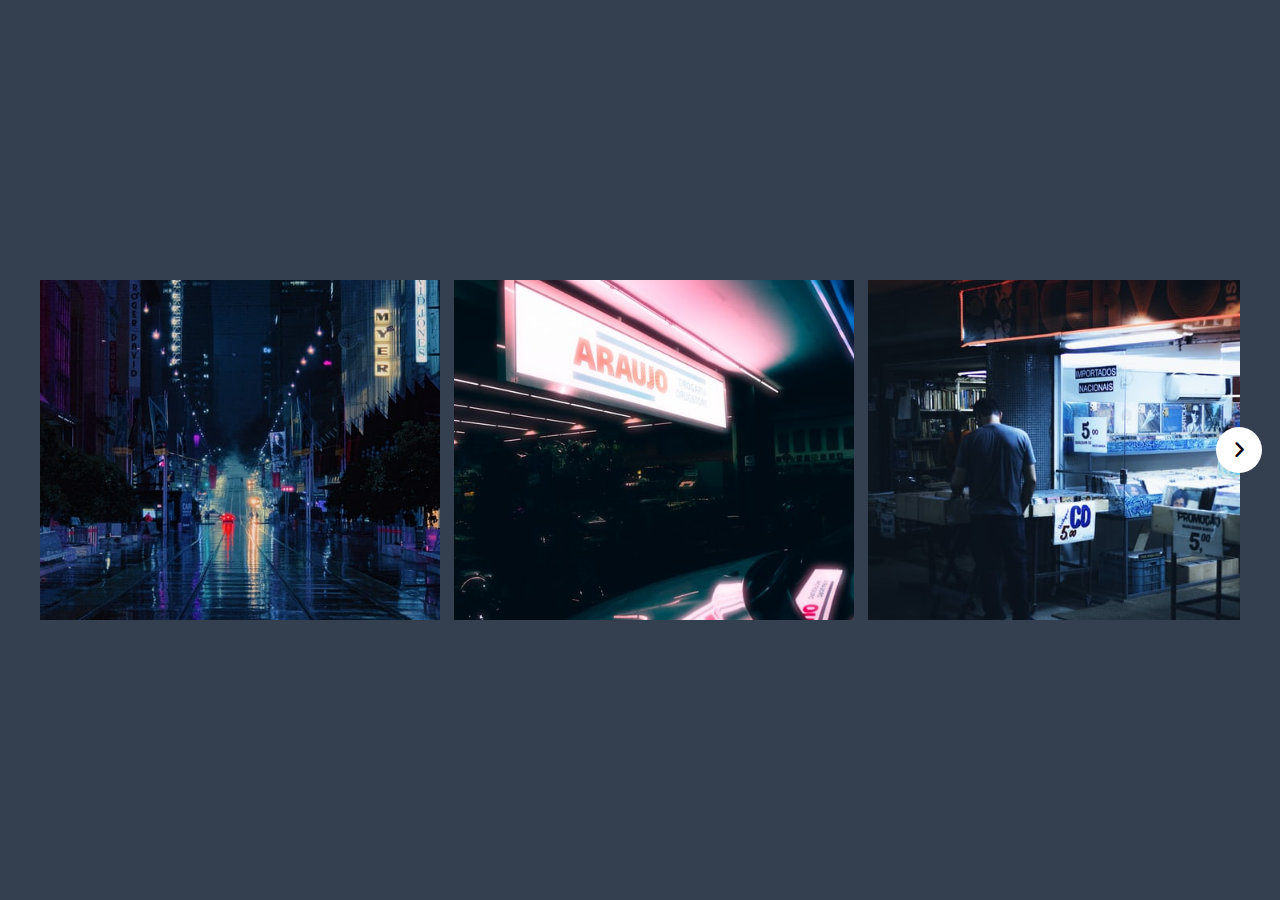
<file: drag_image_slider/index.html>
<!DOCTYPE html>
<html lang="en">
<head>
    <meta charset="UTF-8">
    <meta http-equiv="X-UA-Compatible" content="IE=edge">
    <meta name="viewport" content="width=device-width, initial-scale=1.0">
    <link rel="stylesheet" href="style.css">
    <link rel="stylesheet" href="https://cdnjs.cloudflare.com/ajax/libs/font-awesome/6.2.1/css/all.min.css">
    <script src="script.js" defer></script>
    <title>Document</title>
</head>
<body>
    <div class="wrapper">
        <i id="left" class="fa-solid fa-angle-left"></i>
        <div class="carousel">
            <img src="images/1.jpg" alt="img" draggable="false">
            <img src="images/2.jpg" alt="img" draggable="false">
            <img src="images/3.jpg" alt="img" draggable="false">
            <img src="images/4.jpg" alt="img" draggable="false">
            <img src="images/5.jpg" alt="img" draggable="false">
            <img src="images/6.jpg" alt="img" draggable="false">
            <img src="images/7.jpg" alt="img" draggable="false">
            <img src="images/8.jpg" alt="img" draggable="false">
            <img src="images/9.jpg" alt="img" draggable="false">
            <img src="images/10.jpg" alt="img" draggable="false">
        </div>
        <i id="right" class="fa-solid fa-angle-right"></i>
    </div>
</body>
</html>
</file>
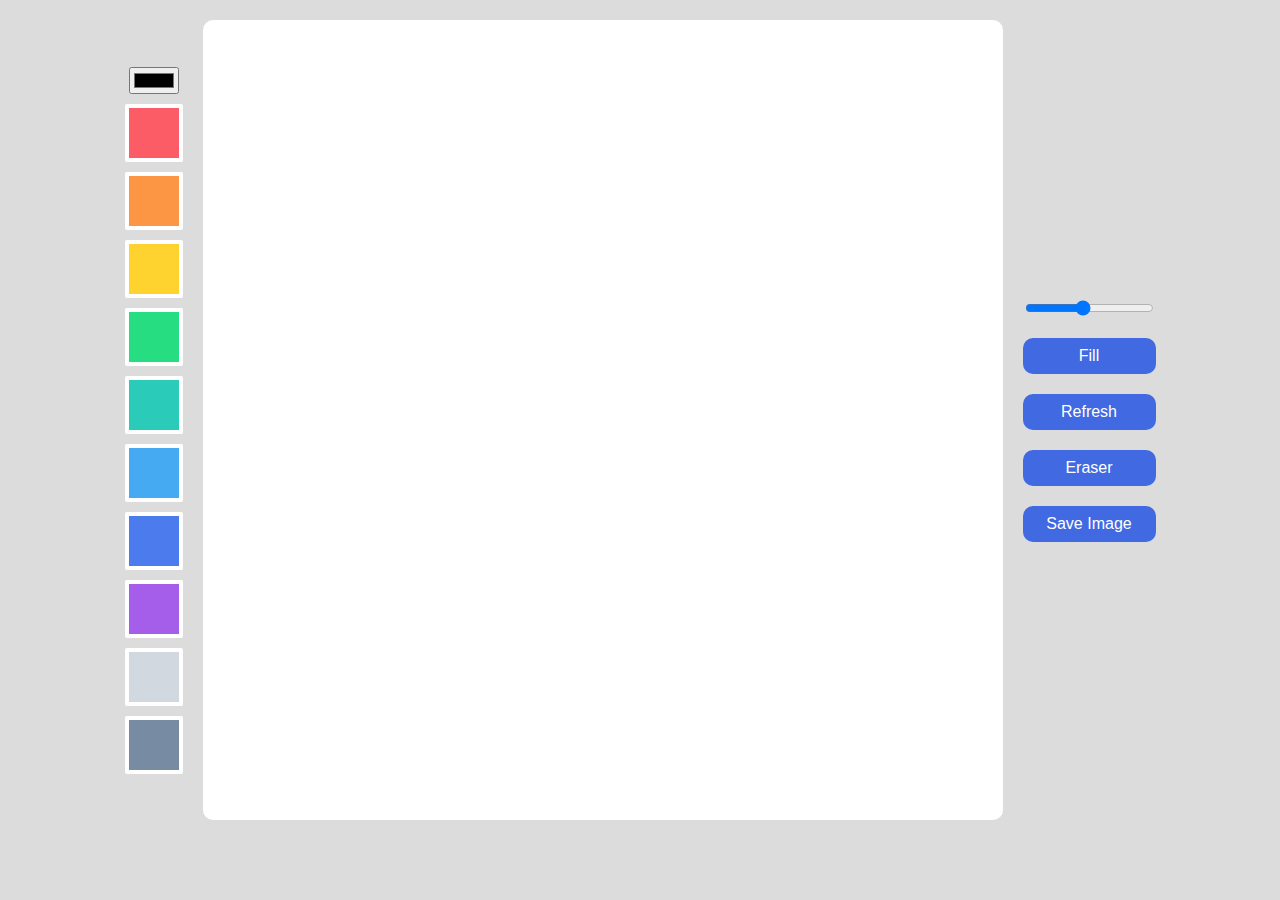
<file: draw_maker/index.html>
<!DOCTYPE html>
<html lang="en">
<head>
    <meta charset="UTF-8">
    <meta http-equiv="X-UA-Compatible" content="IE=edge">
    <meta name="viewport" content="width=device-width, initial-scale=1.0">
    <title>Document</title>
    <link rel="stylesheet" href="css/style.css">
</head>
<body>
    <div class="color-options">
        <input type="color" id="color">
        <div class="color-option" style="background-color:#fc5c65;" data-color="#fc5c65"></div>
        <div class="color-option" style="background-color:#fd9644;" data-color="#fd9644"></div>
        <div class="color-option" style="background-color:#fed330;" data-color="#fed330"></div>
        <div class="color-option" style="background-color:#26de81;" data-color="#26de81"></div>
        <div class="color-option" style="background-color:#2bcbba;" data-color="#2bcbba"></div>
        <div class="color-option" style="background-color:#45aaf2;" data-color="#45aaf2"></div>
        <div class="color-option" style="background-color:#4b7bec;" data-color="#4b7bec"></div>
        <div class="color-option" style="background-color:#a55eea;" data-color="#a55eea"></div>
        <div class="color-option" style="background-color:#d1d8e0;" data-color="#d1d8e0"></div>
        <div class="color-option" style="background-color:#778ca3;" data-color="#778ca3"></div>
    </div>
    <canvas></canvas>
    <div class="btns">
        <input id="line-width" type="range" min="1" max="10" value="5" step="0.5">
        <button id="mode-btn">Fill</button>
        <button id="refresh-btn">Refresh</button>
        <button id="eraser-btn">Eraser</button>
        <button id="save-btn">Save Image</button>
    </div>
    <script src="js/app.js"></script>
</body>
</html>
</file>
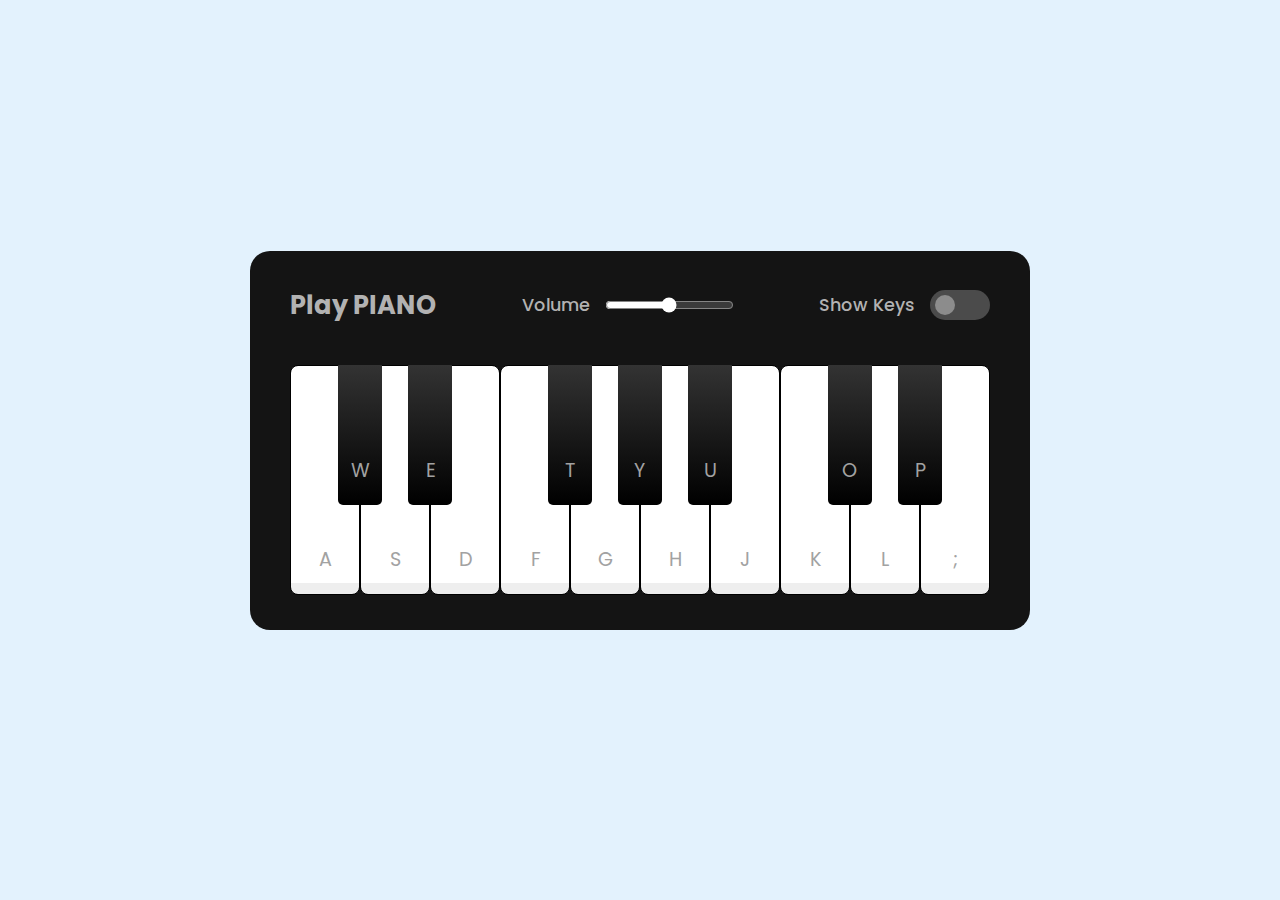
<file: play_piano/index.html>
<!DOCTYPE html>
<html lang="en">
<head>
    <meta charset="UTF-8">
    <meta http-equiv="X-UA-Compatible" content="IE=edge">
    <meta name="viewport" content="width=device-width, initial-scale=1.0">
    <title>Document</title>
    <link rel="stylesheet" href="style.css">
    <script src="script.js" defer></script>
</head>
<body>
    <div class="wrapper">
        <header>
            <h2>Play PIANO</h2>
            <div class="column volume-slider">
                <span>Volume</span> 
                <input type="range" />
            </div>
            <div class="column keys-checkbox show">
                <span>Show Keys</span> 
                <input type="checkbox" />
            </div>
        </header>

        <ul class="piano-keys">
            <li class="key white" data-key="a"><span>a</span></li>
            <li class="key black" data-key="w"><span>w</span></li>
            <li class="key white" data-key="s"><span>s</span></li>
            <li class="key black" data-key="e"><span>e</span></li>
            <li class="key white" data-key="d"><span>d</span></li>
            <li class="key white" data-key="f"><span>f</span></li>
            <li class="key black" data-key="t"><span>t</span></li>
            <li class="key white" data-key="g"><span>g</span></li>
            <li class="key black" data-key="y"><span>y</span></li>
            <li class="key white" data-key="h"><span>h</span></li>
            <li class="key black" data-key="u"><span>u</span></li>
            <li class="key white" data-key="j"><span>j</span></li>
            <li class="key white" data-key="k"><span>k</span></li>
            <li class="key black" data-key="o"><span>o</span></li>
            <li class="key white" data-key="l"><span>l</span></li>
            <li class="key black" data-key="p"><span>p</span></li>
            <li class="key white" data-key=";"><span>;</span></li>
        </ul>
    </div>
</body>
</html>
</file>
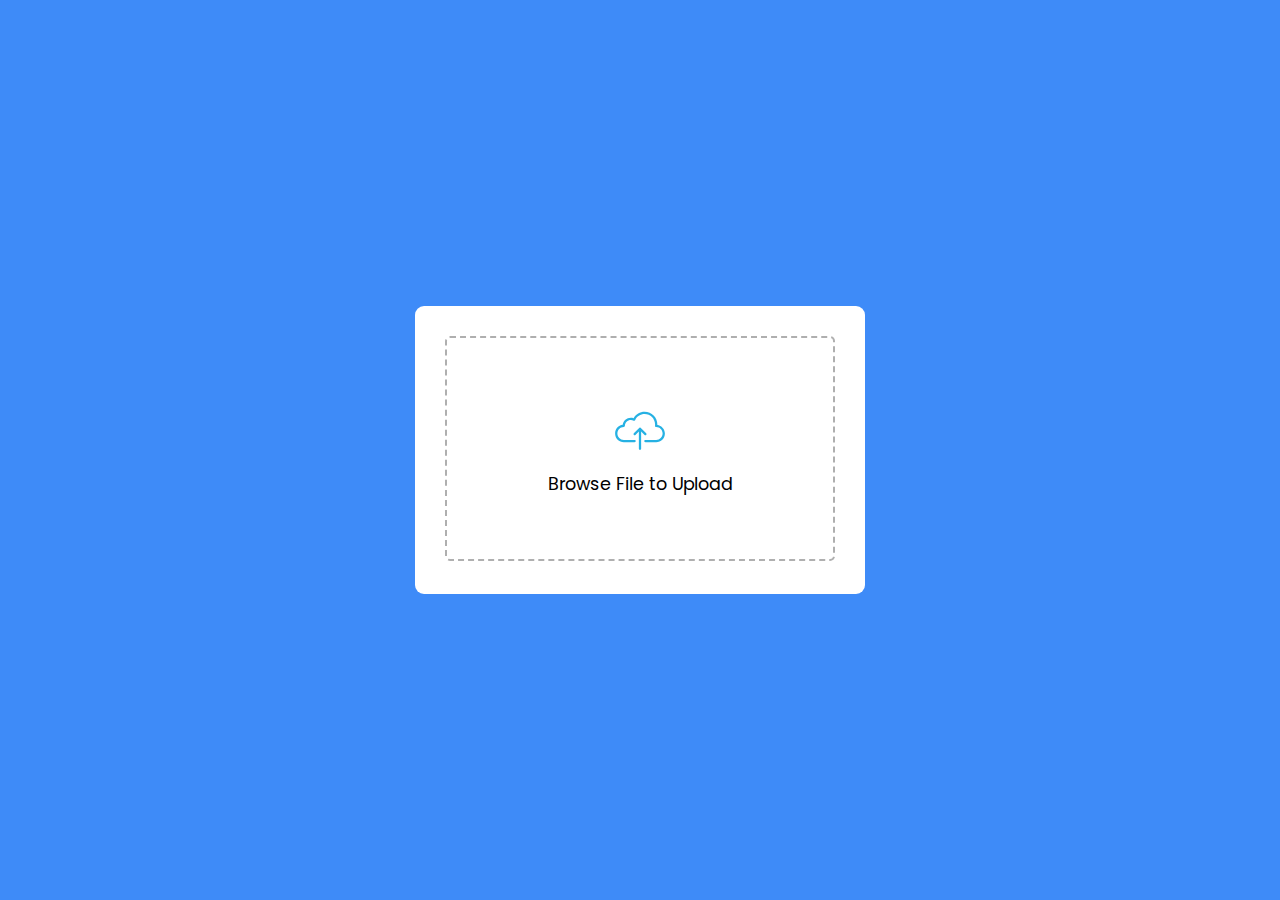
<file: resize_compress_image/index.html>
<!DOCTYPE html>
<html lang="ko">
<head>
    <meta charset="UTF-8">
    <meta http-equiv="X-UA-Compatible" content="IE=edge">
    <meta name="viewport" content="width=device-width, initial-scale=1.0">
    <title>Transform Image Size</title>
    <link rel="stylesheet" href="style.css">
    <script src="script.js" defer></script>
</head>
<body>
    <div class="wrapper">
        <div class="upload-box">
            <input type="file" accept="image/*" hidden>
            <img src="upload-icon.svg" alt="">
            <p>Browse File to Upload</p>
        </div>
        <div class="content">
            <div class="row sizes">
                <div class="column width">
                    <label for="">Width</label>
                    <input type="number">
                </div>
                <div class="column height">
                    <label for="">Heigth</label>
                    <input type="number">
                </div>
            </div>
            <div class="row checkboxes">
                <div class="column ratio">
                    <input type="checkbox" id="ratio" checked>                    
                    <label for="ratio">Lock aspect ratio</label>
                </div>
                <div class="column quality">
                    <input type="checkbox" id="quality">                    
                    <label for="quality">Reduce quality</label>
                </div>
            </div>
            <button class="download-btn">Download Image</button>
        </div>
    </div>
</body>
</html>
</file>
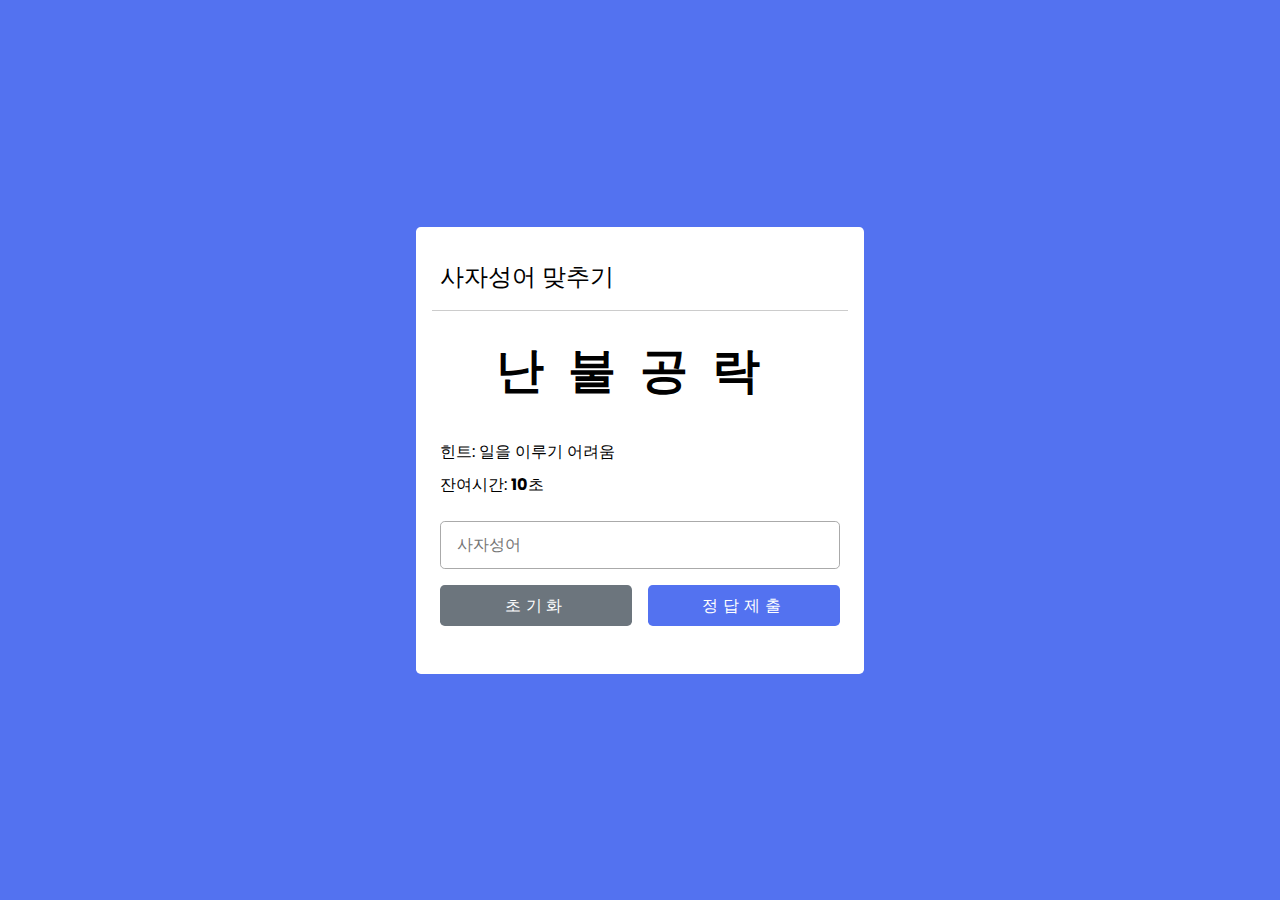
<file: word_scramble_game/index.html>
<!DOCTYPE html>
<html lang="en">
<head>
    <meta charset="UTF-8">
    <meta http-equiv="X-UA-Compatible" content="IE=edge">
    <meta name="viewport" content="width=device-width, initial-scale=1.0">
    <title>Document</title>
    <link rel="stylesheet" href="style.css">
    <script src="js/words.js" defer></script>
    <script src="js/script.js" defer></script>
</head>
<body>
    <div class="container">
        <h2>사자성어 맞추기</h2>
        <div class="content">
            <p class="word"></p>
            <div class="details">
                <p class="hint">힌트: <span></span></p>
                <p class="time">잔여시간: <span><b>10</b>초</span></p>
            </div>
            <input type="text" placeholder="사자성어">
            <div class="buttons">
                <button class="refresh-word">초기화</button>
                <button class="check-word">정답제출</button>
            </div>
        </div>
    </div>
</body>
</html>
</file>
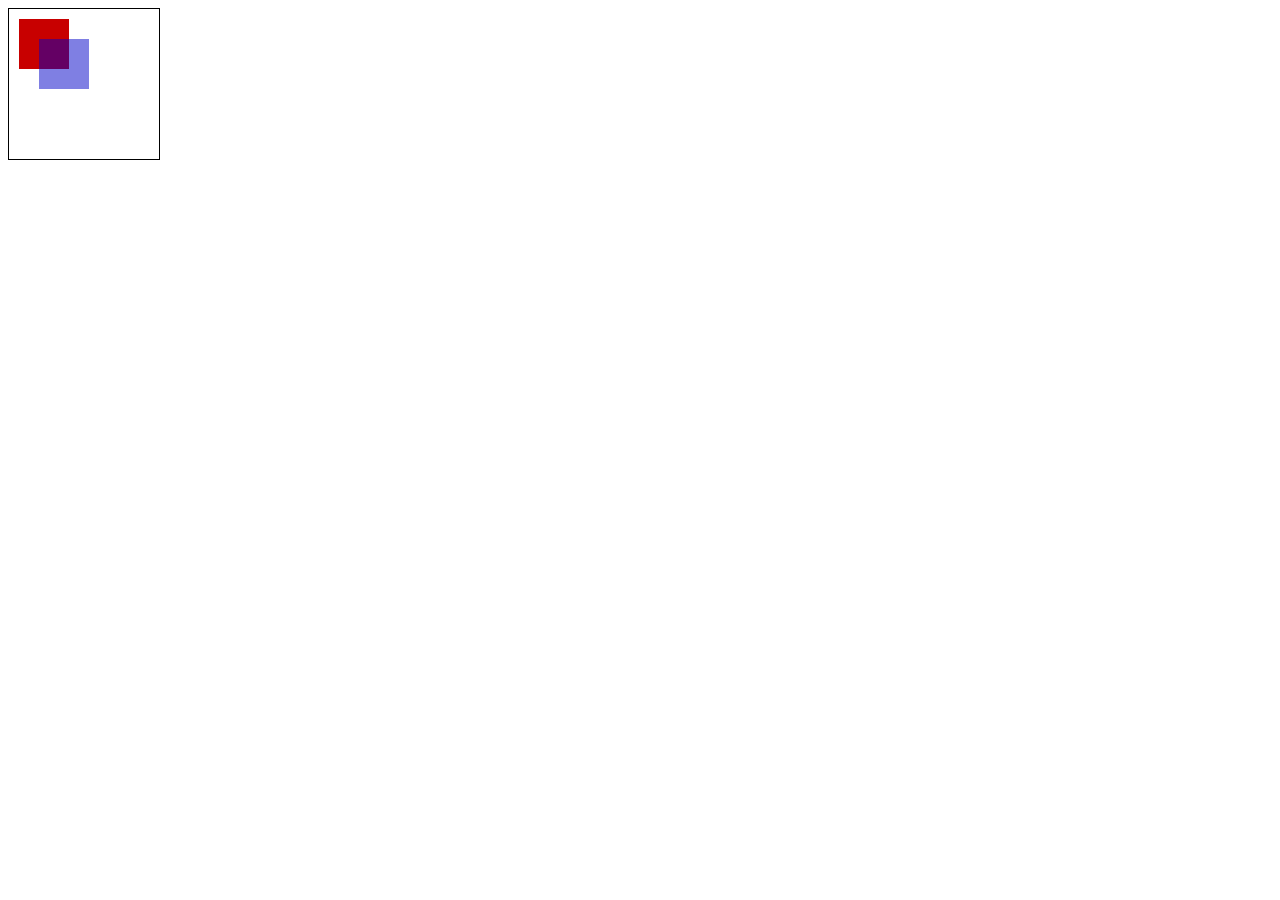
<file: resize_compress_image/test_cavas.html>
<!DOCTYPE html>
<html>
  <head>
    <meta charset="utf-8"/>
    <title>Canvas tutorial</title>
    <script type="text/javascript">
      function draw(){
        var canvas = document.getElementById('tutorial');
        if (canvas.getContext){
            var ctx = canvas.getContext('2d');
            ctx.fillStyle = "rgb(200,0,0)";
            ctx.fillRect (10, 10, 50, 50);

            ctx.fillStyle = "rgba(0, 0, 200, 0.5)";
            ctx.fillRect (30, 30, 50, 50);
        }
      }
    </script>
    <style type="text/css">
      canvas { border: 1px solid black; }
    </style>
  </head>
  <body onload="draw();">
    <canvas id="tutorial" width="150" height="150"></canvas>
  </body>
</html>
</file>
<file: drag_image_slider/style.css>
@import url("https://fonts.googleapis.com/css2?family=Poppins:wght@400;500;600&display=swap");

* {
    margin: 0;
    padding: 0;
    box-sizing:border-box;
    font-family: 'Poppins', sans-serif;
}
body {
    display: flex;
    align-items: center;
    justify-content: center;
    min-height: 100vh;
    background: #343F4F;
    padding: 0 35px;
}
.wrapper {
    max-width: 1200px;
    position: relative;
}
.wrapper i {
    background: #fff;
    position: absolute;
    top: 50%;
    width: 46px;
    height: 46px;
    text-align: center;
    line-height: 46px;
    border-radius: 50%;
    cursor: pointer;
    font-size: 1.2rem;
    transform: translateY(-50%);
}
.wrapper i:first-child {
    left: -22px;
    display: none;
}
.wrapper i:last-child {
    right: -22px;
}
.wrapper .carousel {
    font-size: 0px;
    cursor: pointer;
    overflow: hidden;
    white-space: nowrap;
    scroll-behavior: smooth;
}
.carousel .dragging{
    cursor: grab;
    scroll-behavior: auto;
}
.carousel .dragging img{
    pointer-events: none;
}
.carousel img {
    height: 340px;
    object-fit: cover;
    user-select: none;
    width: calc(100% / 3);
    margin-left: 14px;
}
.carousel img:first-child {
    margin-left: 0px;
}

@media screen and (max-width: 900px) {
    .carousel img {
        width: calc(100% / 2);
    }
}

@media screen and (max-width: 550px) {
    .carousel img {
        width: 100%;
    }
}
</file>
<file: play_piano/style.css>
@import url("https://fonts.googleapis.com/css2?family=Poppins:wght@400;500;600&display=swap");

* {
    margin: 0;
    padding: 0;
    box-sizing: border-box;
    font-family: 'Poppins', sans-serif;
}

body {
    display: flex;
    align-items: center;
    justify-content: center;
    min-height: 100vh;
    background-color: #e3f2fd;
}

.wrapper {
    width: 780px;
    border-radius: 20px;
    padding: 35px 40px;
    background: #141414;
    margin-bottom: 20px;
}

.wrapper header {
    display: flex;
    align-items: center;
    justify-content: space-between;
    color: #b2b2b2;
}

header h2 {
    font-size: 1.6rem;
}

header .column {
    display: flex;
    align-items: center;
}

header .column span {
    font-weight: 500;
    margin-right: 15px;
    font-size: 1.1rem;
}

.volume-slider input {
    accent-color: #fff;
}

.keys-checkbox input {
    width: 60px;
    height: 30px;
    border-radius: 30px;
    cursor: pointer;
    appearance: none;
    background: #4b4b4b;
    position: relative;
}

.keys-checkbox input::before {
    width: 20px;
    height: 20px;
    top: 15%;
    left: 5px;
    background: #8c8c8c;
    border-radius: inherit;
    content: "";
    position: absolute;
    transition: all 0.3s ease;
}

.keys-checkbox input:checked::before {
    left: 35px;
    background: #fff;
}

.piano-keys {
    display: flex;
    margin-top: 40px;
}

.piano-keys .key {
    list-style: none;
    color: #a2a2a2;
    text-transform: uppercase;
    cursor: pointer;
    position: relative;
    user-select: none;
}

.piano-keys .white {
    width: 70px;
    height: 230px;
    border-radius: 8px;
    background: linear-gradient(#fff 95%, #eee 5%);
    border: 1px solid #000;
}

.piano-keys .white:active {
    box-shadow: inset -5px 5px 20px rgba(0,0,0,0.2);
    background: linear-gradient(#fff 0%, #eee 100%);
}

.piano-keys .black {
    width: 44px;
    height: 140px;
    border-radius: 0 0 5px 5px;
    background: linear-gradient(#333, #000);
    margin: 0 -22px 0 -22px;
    z-index: 2;
}

.piano-keys .black:active {
    box-shadow: inset -5px 5px 20px rgba(255,255,255,0.2);
    background: linear-gradient(#000, #434343);
}

.piano-keys span {
    position: absolute;
    bottom: 20px;
    text-align: center;
    width: 100%;
    font-size: 1.2rem;
}

.hide span{
    display: none;
}
</file>
<file: resize_compress_image/style.css>
@import url("https://fonts.googleapis.com/css2?family=Poppins:wght@400;500;600&display=swap");

* {
    margin: 0;
    padding: 0;
    box-sizing:border-box;
    font-family: 'Poppins', sans-serif;
}
body {
    background-color:rgb(62, 139, 248);
    display: flex;
    align-items: center;
    justify-content: center; 
    min-height: 100vh;
}
.wrapper {
    width: 450px;
    height: 288px;
    background-color: #fff;
    border-radius: 9px;
    padding: 30px;
    transition: height 0.2s ease;
}
.wrapper.active {
    height: 537px ;
}
.upload-box {
    display: flex;
    align-items: center;
    justify-content: center;
    flex-direction: column;
    height: 225px;
    border: 2px dashed #afafaf;
    border-radius: 5px;
    cursor: pointer;
}
.active .upload-box {
    border: none;
}
.active .upload-box img {
    width: 100%;
    height: 100%;
    object-fit: contain; 
    border-radius: 5px;
}
.active .upload-box p {
   display: none; 
}
.upload-box p {
    font-size: 1.1rem;
    margin-top: 10px;
}
.content {
    opacity: 0;
    pointer-events: none;
    margin-top: 25px;
}
.wrapper.active .content {
    opacity: 1;
    pointer-events: auto;
    transition: opacity 0.5s 0.05s ease;
}
.row {
    display: flex;
    justify-content: space-between;
}
.sizes .column {
    width: calc(100% / 2 - 15px);
}
.sizes .column label {
    font-size: 1.1rem;
}
.sizes .column input {
    width: 100%;
    height: 49px;
    outline: none;
    margin-top: 7px;
    padding: 0 10px;
    border: 1px solid #aaa;
    border-radius: 5px;
}
.sizes .column input:focus{
    padding: 0 13px;
    border: 2px solid rgb(62, 139, 248);
}
.checkboxes {
    margin-top: 20px;
}
.checkboxes .column {
    display: flex;
    align-items: center;
}
.checkboxes .column input {
    width: 17px;
    height: 17px;
    margin-right: 9px;
    accent-color: rgb(62, 139, 248);
}
.content .download-btn {
    width: 100%;
    margin: 30px 0 10px;
    padding: 15px;
    background-color: rgb(62, 139, 248);
    color: #fff;
    outline: none;
    border: none;
    border-radius: 5px;
    font-size: 1.1rem;
    cursor: pointer;
    text-transform: uppercase;
}
</file>
<file: word_scramble_game/style.css>
@import url("https://fonts.googleapis.com/css2?family=Poppins:wght@400;500;600&display=swap");
* {
    margin: 0;
    padding: 0;
    box-sizing:border-box;
    font-family: 'Poppins', sans-serif;
}
body {
    display: flex;
    align-items: center;
    justify-content: center;
    min-height: 100vh;
    background: #5372F0;
}
.container {
    width: 28rem;
    padding: 1rem;
    border-radius: 0.3rem;
    background: #fff
}
.container h2 {
    font-size: 1.5rem;
    font-weight: 500;
    padding: 1rem 0.5rem;
    border-bottom: 1px solid #ccc;
}
.container .content {
    margin: 1.5rem 0.5rem 1rem;
}
.content .word {
    font-size: 3rem;
    font-weight: 600;
    text-align: center;
    letter-spacing: 1.5rem;
}
.content .details {
    padding: 2rem 0 1rem;
}
.details p {
    font-size: 1rem;
    margin-bottom: 0.5rem;
}
.detail p b {
    font-weight: 500;
}
.content input {
    width: 100%;
    height: 3rem;
    outline: none;
    border: 1px solid #aaa;
    border-radius: 0.3rem;
    padding: 1rem;
    font-size: 1rem;
}
.content .buttons {
    display: flex;
    justify-content: space-between;
    padding: 1rem 0;
}
.buttons button {
    border: none;
    outline: none;
    padding: 0.5rem 0.3rem;
    border-radius: 0.3rem;
    width: calc(100% / 2 - 0.5rem);
    font-size: 1rem;
    letter-spacing: 0.3rem;
    color: #fff;
    cursor: pointer;
}
.buttons .refresh-word {
    background-color: #6c757d;
}
.buttons .check-word {
    background-color: #5372F0;
}
</file>
<file: draw_maker/css/style.css>
@import "reset.css";

body {
    display: flex;
    gap: 20px;
    justify-content: center;
    align-items: center;
    background-color: gainsboro;
    padding: 20px;
    font-family: sans-serif;
}
canvas {
    width: 800px;
    height: 800px;
    background-color: white;
    border-radius: 10px;
}
.color-options {
    display: flex;
    flex-direction: column;
    align-items: center;
}
.color-option {
    width: 50px;
    height: 50px;
    border: 4px solid white;
    border-radius: 2px;
    margin-top: 10px;
    cursor: pointer;
    transition: transform ease-in-out .1s;
}
.color-option:hover {
    transform: scale(1.2);
}
.btns {
    display: flex;
    flex-direction: column;
}
button {
    all:unset;
    padding:10px 0;
    text-align: center;
    background-color: royalblue;
    color: white;
    font-weight: 500;
    margin-top: 20px;
    cursor:pointer;
    border-radius: 10px;
    transition: opacity linear .3s;
}
button:hover {
    opacity: 0.8;
}
</file>
